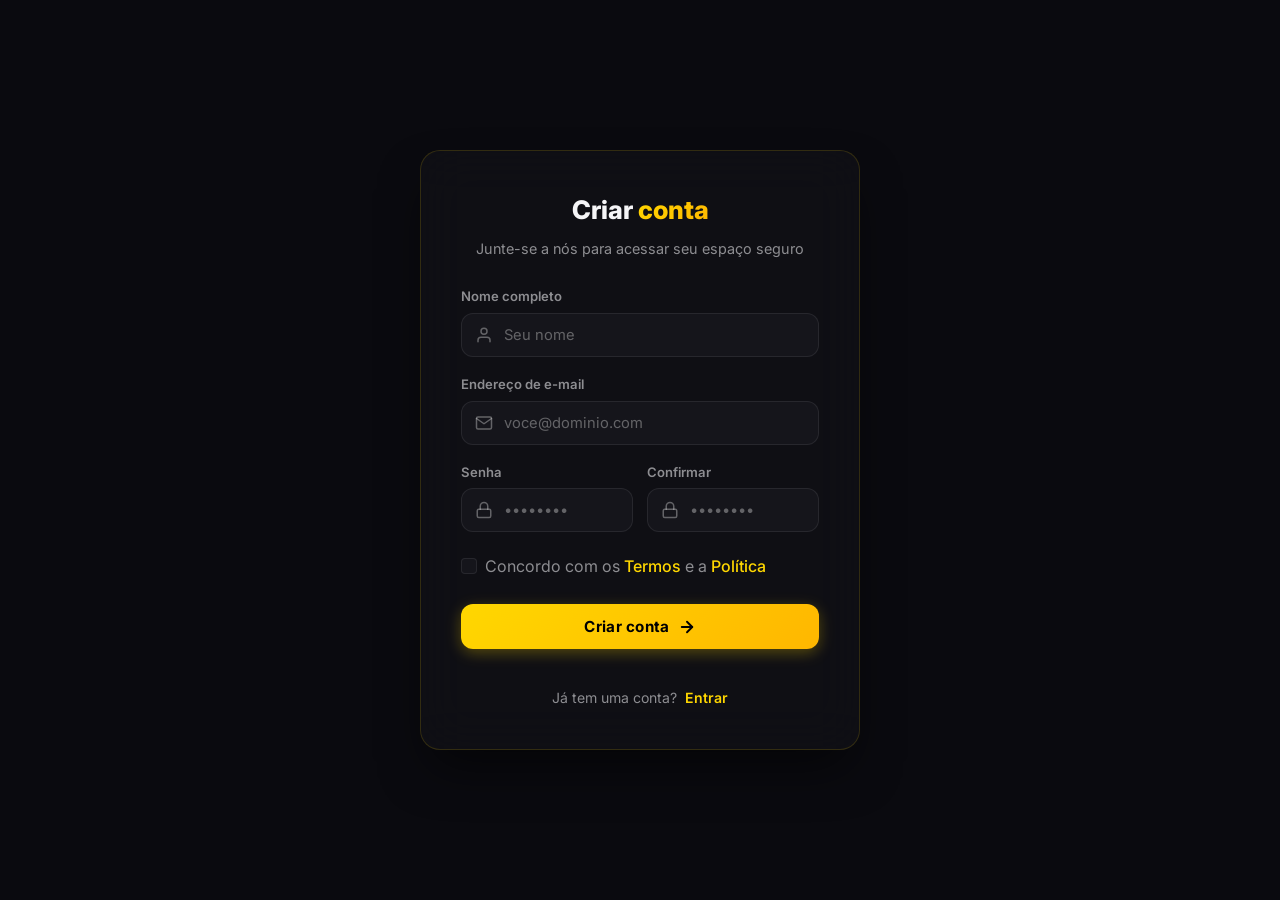
<file: cadastro.html>
<!DOCTYPE html>
<html lang="pt-BR">
<head>
    <meta charset="UTF-8">
    <meta name="viewport" content="width=device-width, initial-scale=1.0">
    <title>Solo Animes</title>
    <link rel="icon" type="image/svg+xml" href="favicon.svg">
    <meta name="theme-color" content="#0f0f13">
    <link rel="stylesheet" href="global.css">
    <link rel="stylesheet" href="auth.css">
    <link rel="preconnect" href="https://fonts.googleapis.com">
    <link href="https://fonts.googleapis.com/css2?family=Inter:wght@400;500;600;700;800&display=swap" rel="stylesheet">
</head>
<body>

    <main class="container">
        <article class="card">
            <header class="form-header">
                <h1 class="title">Criar <span>conta</span></h1>
                <p class="subtitle">Junte-se a nós para acessar seu espaço seguro</p>
            </header>

            <form class="form" action="index.html" method="GET">
                <div class="field">
                    <label for="signup-name">Nome completo</label>
                    <div class="input-wrap">
                        <svg class="ico" viewBox="0 0 24 24" fill="none" stroke="currentColor" stroke-width="2" stroke-linecap="round" stroke-linejoin="round"><path d="M20 21v-2a4 4 0 0 0-4-4H8a4 4 0 0 0-4 4v2"/><circle cx="12" cy="7" r="4"/></svg>
                        <input id="signup-name" type="text" name="name" placeholder="Seu nome" required minlength="3">
                    </div>
                </div>

                <div class="field">
                    <label for="signup-email">Endereço de e-mail</label>
                    <div class="input-wrap">
                        <svg class="ico" viewBox="0 0 24 24" fill="none" stroke="currentColor" stroke-width="2" stroke-linecap="round" stroke-linejoin="round"><path d="M4 4h16c1.1 0 2 .9 2 2v12c0 1.1-.9 2-2 2H4c-1.1 0-2-.9-2-2V6c0-1.1.9-2 2-2z"/><polyline points="22,6 12,13 2,6"/></svg>
                        <input id="signup-email" type="email" name="email" placeholder="voce@dominio.com" required>
                    </div>
                </div>

                <div class="input-row">
                    <div class="field half">
                        <label for="signup-pass">Senha</label>
                        <div class="input-wrap">
                            <svg class="ico" viewBox="0 0 24 24" fill="none" stroke="currentColor" stroke-width="2" stroke-linecap="round" stroke-linejoin="round"><rect x="3" y="11" width="18" height="11" rx="2" ry="2"/><path d="M7 11V7a5 5 0 0 1 10 0v4"/></svg>
                            <input id="signup-pass" type="password" name="password" placeholder="••••••••" required minlength="6">
                        </div>
                    </div>
                    <div class="field half">
                        <label for="signup-pass2">Confirmar</label>
                        <div class="input-wrap">
                            <svg class="ico" viewBox="0 0 24 24" fill="none" stroke="currentColor" stroke-width="2" stroke-linecap="round" stroke-linejoin="round"><rect x="3" y="11" width="18" height="11" rx="2" ry="2"/><path d="M7 11V7a5 5 0 0 1 10 0v4"/></svg>
                            <input id="signup-pass2" type="password" name="password_confirm" placeholder="••••••••" required minlength="6">
                        </div>
                    </div>
                </div>

                <label class="checkbox full">
                    <input type="checkbox" name="terms" required>
                    <span class="checkmark"></span>
                    <span>Concordo com os <a href="#" class="link">Termos</a> e a <a href="#" class="link">Política</a></span>
                </label>

                <button type="submit" class="btn-primary">
                    <span>Criar conta</span>
                    <svg class="arrow" viewBox="0 0 24 24" fill="none" stroke="currentColor" stroke-width="2.5" stroke-linecap="round" stroke-linejoin="round"><line x1="5" y1="12" x2="19" y2="12"/><polyline points="12 5 19 12 12 19"/></svg>
                </button>

                <p class="switch-text">
                    Já tem uma conta? <a href="login.html" class="switch-link">Entrar</a>
                </p>
            </form>
        </article>
    </main>

</body>
</html>
</file>
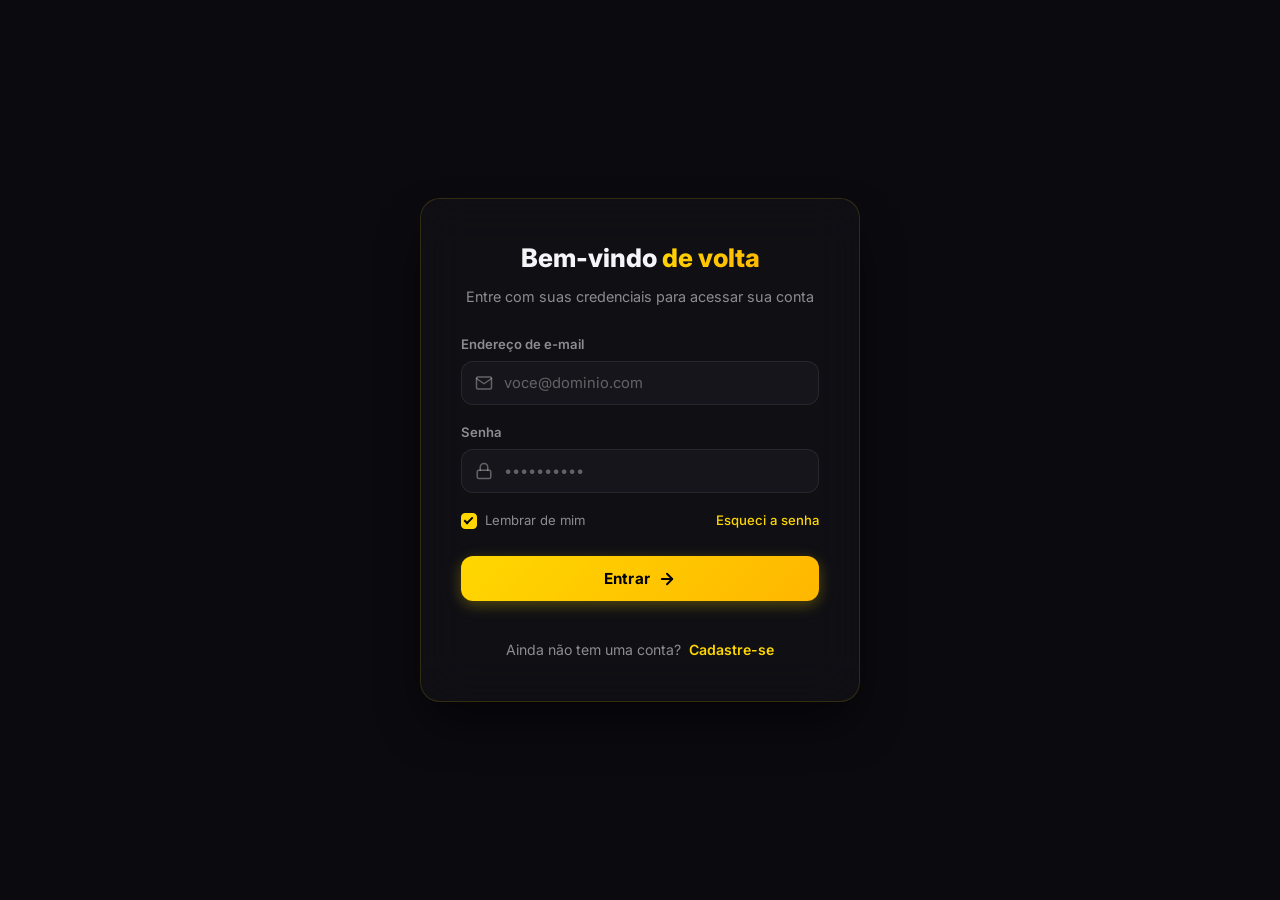
<file: login.html>
<!DOCTYPE html>
<html lang="pt-BR">
<head>
    <meta charset="UTF-8">
    <meta name="viewport" content="width=device-width, initial-scale=1.0">
    <title>Solo Animes</title>
    <link rel="icon" type="image/svg+xml" href="favicon.svg">
    <meta name="theme-color" content="#0f0f13">
    <link rel="stylesheet" href="global.css">
    <link rel="stylesheet" href="auth.css">
    <link rel="preconnect" href="https://fonts.googleapis.com">
    <link href="https://fonts.googleapis.com/css2?family=Inter:wght@400;500;600;700;800&display=swap" rel="stylesheet">
</head>
<body>

    <main class="container">
        <article class="card">
            <header class="form-header">
                <h1 class="title">Bem-vindo <span>de volta</span></h1>
                <p class="subtitle">Entre com suas credenciais para acessar sua conta</p>
            </header>

            <form class="form" action="index.html" method="GET">
                <div class="field">
                    <label for="login-email">Endereço de e-mail</label>
                    <div class="input-wrap">
                        <svg class="ico" viewBox="0 0 24 24" fill="none" stroke="currentColor" stroke-width="2" stroke-linecap="round" stroke-linejoin="round"><path d="M4 4h16c1.1 0 2 .9 2 2v12c0 1.1-.9 2-2 2H4c-1.1 0-2-.9-2-2V6c0-1.1.9-2 2-2z"/><polyline points="22,6 12,13 2,6"/></svg>
                        <input id="login-email" type="email" name="email" placeholder="voce@dominio.com" required>
                    </div>
                </div>

                <div class="field">
                    <label for="login-pass">Senha</label>
                    <div class="input-wrap">
                        <svg class="ico" viewBox="0 0 24 24" fill="none" stroke="currentColor" stroke-width="2" stroke-linecap="round" stroke-linejoin="round"><rect x="3" y="11" width="18" height="11" rx="2" ry="2"/><path d="M7 11V7a5 5 0 0 1 10 0v4"/></svg>
                        <input id="login-pass" type="password" name="password" placeholder="••••••••••" required minlength="6">
                    </div>
                </div>

                <div class="row-between">
                    <label class="checkbox">
                        <input type="checkbox" name="remember" checked>
                        <span class="checkmark"></span>
                        <span>Lembrar de mim</span>
                    </label>
                    <a href="#" class="link">Esqueci a senha</a>
                </div>

                <button type="submit" class="btn-primary">
                    <span>Entrar</span>
                    <svg class="arrow" viewBox="0 0 24 24" fill="none" stroke="currentColor" stroke-width="2.5" stroke-linecap="round" stroke-linejoin="round"><line x1="5" y1="12" x2="19" y2="12"/><polyline points="12 5 19 12 12 19"/></svg>
                </button>

                <p class="switch-text">
                    Ainda não tem uma conta? <a href="cadastro.html" class="switch-link">Cadastre-se</a>
                </p>
            </form>
        </article>
    </main>

</body>
</html>
</file>
<file: global.css>
/*1. RESET & DESIGN SYSTEM*/
*,
*::before,
*::after {
    margin: 0;
    padding: 0;
    box-sizing: border-box;
}

:root {
    /* Cores principais */
    --gold: #ffd700;
    --gold-soft: #ffb700;
    --gold-deep: #b8860b;
    
    /* Fundos */
    --bg: #0a0a0f;
    --header-bg: rgba(10, 10, 15, 0.95);
    --card-bg: rgba(18, 18, 24, 0.6);
    
    /* Bordas */
    --card-border: rgba(255, 215, 0, 0.18);
    --input-bg: rgba(255, 255, 255, 0.04);
    --input-border: rgba(255, 255, 255, 0.08);
    --input-focus: rgba(255, 215, 0, 0.35);
    
    /* Texto */
    --text: #f5f5f7;
    --text-dim: rgba(245, 245, 247, 0.55);
    --text-mute: rgba(245, 245, 247, 0.35);
    
    /* Feedback */
    --success: #22c55e;
    --error: #ef4444;
    
    /* Tamanhos */
    --radius-sm: 8px;
    --radius-md: 12px;
    --radius-lg: 20px;
    
    /* Sombras */
    --shadow-card: 0 30px 60px rgba(0, 0, 0, 0.6), 0 0 0 1px rgba(255, 255, 255, 0.03) inset;
    --shadow-gold: 0 10px 30px rgba(255, 215, 0, 0.25);
    
    /* Animações */
    --ease-out: cubic-bezier(0.22, 1, 0.36, 1);
    --ease-bounce: cubic-bezier(0.68, -0.55, 0.265, 1.55);
}

/*2. BASE (Body, Scrollbar, Selection)*/
html, body {
    -webkit-font-smoothing: antialiased;
    -moz-osx-font-smoothing: grayscale;
    overflow-x: hidden;
    width: 100%;
}

body {
    font-family: 'Inter', system-ui, -apple-system, sans-serif;
    min-height: 100vh;
    background: var(--bg);
    color: var(--text);
    line-height: 1.5;
}

::selection { background: var(--gold); color: #000; }

::-webkit-scrollbar { width: 8px; }
::-webkit-scrollbar-track { background: transparent; }
::-webkit-scrollbar-thumb { background: rgba(255, 215, 0, 0.2); border-radius: 4px; }

.sr-only {
    position: absolute;
    width: 1px;
    height: 1px;
    padding: 0;
    margin: -1px;
    overflow: hidden;
    clip: rect(0, 0, 0, 0);
    white-space: nowrap;
    border: 0;
}

/*3. LAYOUT GLOBAL*/
.app {
    min-height: 100vh;
    position: relative;
    z-index: 1;
    width: 100%;
}

.main-content {
    padding: 100px 40px 40px;
    max-width: 1400px;
    margin: 0 auto;
    width: 100%;
}

/*4. HEADER FIXO */
.top-header {
    position: fixed;
    top: 0;
    left: 0;
    right: 0;
    background: var(--header-bg);
    backdrop-filter: blur(20px);
    -webkit-backdrop-filter: blur(20px);
    border-bottom: 1px solid rgba(255, 215, 0, 0.1);
    z-index: 1000;
}

.header-container {
    max-width: 1400px;
    margin: 0 auto;
    padding: 0 40px;
    display: flex;
    align-items: center;
    justify-content: space-between;
    height: 70px;
    gap: 30px;
}

.logo-link { text-decoration: none; flex-shrink: 0; }

.logo-text {
    font-family: 'Cinzel Decorative', serif;
    font-size: 1.4rem;
    font-weight: 900;
    letter-spacing: 3px;
    text-transform: uppercase;
    color: var(--gold);
    margin: 0;
    text-shadow: 
        0 0 10px rgba(255, 215, 0, 0.5),
        0 0 20px rgba(255, 183, 0, 0.3),
        0 2px 4px rgba(0, 0, 0, 0.8);
    line-height: 1;
}

.logo {
    font-size: 1.4rem;
    font-weight: 800;
    color: var(--gold);
    letter-spacing: -0.02em;
}

/* Navegação Desktop */
.desktop-nav {
    display: flex;
    align-items: center;
    gap: 8px;
    flex: 1;
    justify-content: center;
}

.desktop-nav .nav-item {
    padding: 8px 16px;
    color: var(--text-dim);
    text-decoration: none;
    border-radius: var(--radius-md);
    transition: all 0.25s var(--ease-out);
    font-size: 0.92rem;
    font-weight: 500;
}

.desktop-nav .nav-item:hover {
    background: rgba(255, 215, 0, 0.08);
    color: var(--text);
}

.desktop-nav .nav-item.active {
    background: rgba(255, 215, 0, 0.15);
    color: var(--gold);
}

/* Lado direito do header*/
.header-right {
    display: flex;
    align-items: center;
    gap: 16px;
    flex-shrink: 0;
}

.search-box {
    position: relative;
    width: 280px;
}

.search-box input {
    width: 100%;
    padding: 10px 16px 10px 40px;
    background: var(--input-bg);
    border: 1px solid var(--input-border);
    border-radius: var(--radius-md);
    color: var(--text);
    font-size: 0.88rem;
    font-family: inherit;
    outline: none;
    transition: all 0.25s var(--ease-out);
}

.search-box input::placeholder { color: var(--text-mute); }

.search-box input:focus {
    border-color: var(--input-focus);
    background: rgba(255, 255, 255, 0.07);
    box-shadow: 0 0 0 4px rgba(255, 215, 0, 0.08);
}

.search-icon {
    position: absolute;
    left: 12px;
    top: 50%;
    transform: translateY(-50%);
    width: 16px;
    height: 16px;
    color: var(--text-mute);
    pointer-events: none;
}

/* Menu Hambúrguer */
.menu-toggle-input { display: none; }

.menu-toggle {
    display: none;
    width: 40px;
    height: 40px;
    cursor: pointer;
    align-items: center;
    justify-content: center;
    border-radius: var(--radius-md);
    transition: background 0.2s;
}

.menu-toggle:hover { background: rgba(255, 215, 0, 0.08); }

.hamburger,
.hamburger::before,
.hamburger::after {
    display: block;
    width: 22px;
    height: 2px;
    background: var(--text);
    transition: all 0.3s var(--ease-out);
    position: relative;
}

.hamburger::before { content: ''; position: absolute; top: -7px; left: 0; }
.hamburger::after { content: ''; position: absolute; top: 7px; left: 0; }

#menu-toggle:checked + .menu-toggle .hamburger { background: transparent; }
#menu-toggle:checked + .menu-toggle .hamburger::before { top: 0; transform: rotate(45deg); }
#menu-toggle:checked + .menu-toggle .hamburger::after { top: 0; transform: rotate(-45deg); }

/* Navegação Mobile */
.mobile-nav {
    display: none;
    flex-direction: column;
    padding: 16px 40px 24px;
    border-top: 1px solid rgba(255, 215, 0, 0.1);
    gap: 4px;
}

#menu-toggle:checked ~ .mobile-nav { display: flex; }

.mobile-nav .nav-item {
    display: flex;
    align-items: center;
    gap: 12px;
    padding: 12px 16px;
    color: var(--text-dim);
    text-decoration: none;
    border-radius: var(--radius-md);
    transition: all 0.25s var(--ease-out);
    font-size: 0.95rem;
    font-weight: 500;
}

.mobile-nav .nav-item svg { width: 20px; height: 20px; flex-shrink: 0; }

.mobile-nav .nav-item:hover,
.mobile-nav .nav-item.active {
    background: rgba(255, 215, 0, 0.08);
    color: var(--text);
}

.mobile-nav .nav-item.active {
    background: rgba(255, 215, 0, 0.15);
    color: var(--gold);
}

.mobile-nav .nav-item.logout {
    color: var(--text-mute);
    margin-top: 8px;
    border-top: 1px solid rgba(255, 255, 255, 0.05);
    padding-top: 16px;
}

.mobile-nav .nav-item.logout:hover {
    color: var(--error);
    background: rgba(239, 68, 68, 0.08);
}

/*5. BOTÕES GLOBAIS*/
.btn-primary,
.btn-secondary {
    display: flex;
    align-items: center;
    justify-content: center;
    gap: 8px;
    border-radius: var(--radius-md);
    font-size: 1rem;
    font-weight: 700;
    font-family: inherit;
    cursor: pointer;
    transition: all 0.3s var(--ease-out);
    border: none;
    letter-spacing: 0.02em;
}

.btn-primary {
    background: linear-gradient(135deg, var(--gold), var(--gold-soft));
    color: #000;
    box-shadow: 0 4px 15px rgba(255, 215, 0, 0.3);
}

.btn-primary:hover {
    transform: translateY(-2px);
    box-shadow: 0 8px 25px rgba(255, 215, 0, 0.5);
}

.btn-primary svg { width: 20px; height: 20px; }

.btn-secondary {
    background: rgba(255, 255, 255, 0.1);
    color: var(--text);
    border: 1px solid rgba(255, 255, 255, 0.25);
    backdrop-filter: blur(8px);
    -webkit-backdrop-filter: blur(8px);
}

.btn-secondary:hover {
    background: rgba(255, 255, 255, 0.2);
    border-color: rgba(255, 255, 255, 0.4);
    transform: translateY(-2px);
}

.btn-secondary svg { width: 20px; height: 20px; }

/*6. RODAPÉ */
.site-footer {
    background: rgba(10, 10, 15, 0.95);
    border-top: 1px solid rgba(255, 215, 0, 0.1);
    padding: 40px 40px 20px;
    margin-top: 40px;
}

.footer-container {
    max-width: 1400px;
    margin: 0 auto;
    display: flex;
    justify-content: space-between;
    align-items: center;
    margin-bottom: 30px;
    flex-wrap: wrap;
    gap: 20px;
}

.footer-logo {
    font-family: 'Cinzel Decorative', serif;
    color: var(--gold);
    font-size: 1.5rem;
    font-weight: 700;
    margin: 0 0 8px 0;
    letter-spacing: 1px;
}

.footer-brand p {
    color: var(--text-dim);
    font-size: 0.9rem;
    line-height: 1.5;
    max-width: 400px;
    margin: 0;
}

.portfolio-link {
    display: inline-flex;
    align-items: center;
    gap: 8px;
    color: var(--gold);
    text-decoration: none;
    font-weight: 600;
    font-size: 0.95rem;
    padding: 10px 20px;
    border: 1px solid rgba(255, 215, 0, 0.3);
    border-radius: var(--radius-md);
    background: rgba(255, 215, 0, 0.05);
    transition: all 0.3s var(--ease-out);
    white-space: nowrap;
}

.portfolio-link:hover {
    background: rgba(255, 215, 0, 0.15);
    border-color: var(--gold);
    transform: translateY(-2px);
    box-shadow: 0 4px 15px rgba(255, 215, 0, 0.15);
}

.portfolio-link svg {
    transition: transform 0.3s var(--ease-out);
}

.portfolio-link:hover svg {
    transform: translate(2px, -2px);
}

.footer-bottom {
    text-align: center;
    padding-top: 20px;
    border-top: 1px solid rgba(255, 255, 255, 0.05);
    color: var(--text-mute);
    font-size: 0.85rem;
}

/*7. VIEW TRANSITIONS */
@view-transition {
    navigation: auto;
}

::view-transition-old(root) {
    animation: 0.5s cubic-bezier(0.22, 1, 0.36, 1) both slide-out-left;
}

::view-transition-new(root) {
    animation: 0.5s cubic-bezier(0.22, 1, 0.36, 1) both slide-in-right;
}

@keyframes slide-out-left {
    to {
        transform: translateX(-100%);
        opacity: 0;
    }
}

@keyframes slide-in-right {
    from {
        transform: translateX(100%);
        opacity: 0;
    }
}

/*8. MEDIA QUERIES GLOBAIS */

/* Tablet grande*/
@media (max-width: 1024px) {
    .header-container { padding: 0 24px; }
    .search-box { width: 220px; }
    .main-content { padding: 100px 24px 40px; }
}

/* Tablet*/
@media (max-width: 768px) {
    .desktop-nav { display: none; }
    .menu-toggle { display: flex; }
    
    .header-container { padding: 0 20px; height: 64px; }
    .search-box { width: 180px; }
    .main-content { padding: 90px 20px 30px; }

    /* Logo */
    .logo-text {
        font-size: 1.2rem;
        letter-spacing: 2px;
    }

    /* Footer */
    .site-footer { padding: 30px 20px 20px; }
    .footer-container {
        flex-direction: column;
        text-align: center;
        align-items: center;
    }
    .footer-brand p { max-width: 100%; }
    .portfolio-link {
        width: 100%;
        max-width: 300px;
        justify-content: center;
    }
}

/* Mobile*/
@media (max-width: 480px) {
    .search-box { width: 140px; }
    .search-box input { font-size: 0.82rem; padding: 8px 12px 8px 36px; }

    .logo-text {
        font-size: 1rem;
        letter-spacing: 1.5px;
    }
}
</file>
<file: auth.css>
/*1. CONTAINER E CARD */
.container {
    min-height: 100vh;
    display: flex;
    align-items: center;
    justify-content: center;
    padding: 20px;
    background: var(--bg);
}

.card {
    width: 100%;
    max-width: 440px;
    background: rgba(18, 18, 24, 0.7);
    backdrop-filter: blur(24px);
    -webkit-backdrop-filter: blur(24px);
    border: 1px solid rgba(255, 215, 0, 0.15);
    border-radius: var(--radius-lg);
    padding: 40px;
    box-shadow: 0 25px 50px -12px rgba(0, 0, 0, 0.6);
}

/*2. FORMULÁRIOS*/
.form-header {
    text-align: center;
    margin-bottom: 28px;
}

.title {
    font-size: 1.6rem;
    font-weight: 800;
    color: var(--text);
    margin-bottom: 8px;
}

.title span {
    background: linear-gradient(135deg, var(--gold), var(--gold-soft));
    -webkit-background-clip: text;
    -webkit-text-fill-color: transparent;
    background-clip: text;
}

.subtitle {
    color: var(--text-dim);
    font-size: 0.9rem;
}

.form {
    display: flex;
    flex-direction: column;
    gap: 18px;
}

.field {
    display: flex;
    flex-direction: column;
    gap: 6px;
}

.field label {
    font-size: 0.82rem;
    font-weight: 600;
    color: var(--text-dim);
}

.input-wrap {
    position: relative;
    display: flex;
    align-items: center;
}

.input-wrap .ico {
    position: absolute;
    left: 14px;
    width: 18px;
    height: 18px;
    color: var(--text-mute);
    pointer-events: none;
}

.input-wrap input {
    width: 100%;
    padding: 12px 14px 12px 42px;
    background: rgba(255, 255, 255, 0.03);
    border: 1px solid var(--input-border);
    border-radius: var(--radius-md);
    color: var(--text);
    font-size: 0.92rem;
    font-family: inherit;
    outline: none;
    transition: all 0.25s var(--ease-out);
}

.input-wrap input::placeholder { color: var(--text-mute); }

.input-wrap input:focus {
    border-color: var(--gold);
    background: rgba(255, 215, 0, 0.03);
    box-shadow: 0 0 0 3px rgba(255, 215, 0, 0.1);
}

.input-wrap input:focus ~ .ico { color: var(--gold); }

.row-between {
    display: flex;
    justify-content: space-between;
    align-items: center;
    font-size: 0.82rem;
}

/*3. CHECKBOX CUSTOMIZADO*/
.checkbox {
    display: flex;
    align-items: center;
    gap: 8px;
    cursor: pointer;
    color: var(--text-dim);
}

.checkbox input { display: none; }

.checkmark {
    width: 16px;
    height: 16px;
    border: 1px solid var(--input-border);
    border-radius: 4px;
    background: rgba(255, 255, 255, 0.03);
    position: relative;
    transition: all 0.2s;
}

.checkbox input:checked + .checkmark {
    background: var(--gold);
    border-color: var(--gold);
}

.checkbox input:checked + .checkmark::after {
    content: '';
    position: absolute;
    left: 4px;
    top: 1px;
    width: 5px;
    height: 9px;
    border: solid #000;
    border-width: 0 2px 2px 0;
    transform: rotate(45deg);
}

.checkbox.full { margin-top: 4px; }

/*4. LINKS E TEXTOS AUXILIARES */
.link {
    color: var(--gold);
    text-decoration: none;
    font-weight: 500;
}
.link:hover { text-decoration: underline; }

.switch-text {
    text-align: center;
    margin-top: 20px;
    color: var(--text-dim);
    font-size: 0.88rem;
}

.switch-link {
    color: var(--gold);
    font-weight: 600;
    text-decoration: none;
    margin-left: 4px;
    cursor: pointer;
}
.switch-link:hover { text-decoration: underline; }

/*5. BOTÃO PRIMÁRIO DO FORMULÁRIO */
.form .btn-primary {
    width: 100%;
    padding: 13px;
    font-size: 0.95rem;
    margin-top: 8px;
}

.form .btn-primary:hover {
    transform: translateY(-2px);
    box-shadow: 0 8px 25px rgba(255, 215, 0, 0.3);
}

.form .btn-primary .arrow {
    width: 18px;
    height: 18px;
    transition: transform 0.3s var(--ease-out);
}
.form .btn-primary:hover .arrow { transform: translateX(4px); }

/*6. LAYOUT DE INPUTS EM DUAS COLUNAS */
.input-row {
    display: grid;
    grid-template-columns: 1fr 1fr;
    gap: 14px;
}

/*7. MEDIA QUERIES ESPECÍFICAS DO AUTH */
@media (max-width: 480px) {
    .card { padding: 28px 20px; }
    .title { font-size: 1.4rem; }
    .input-row { grid-template-columns: 1fr; gap: 18px; }
}
</file>
